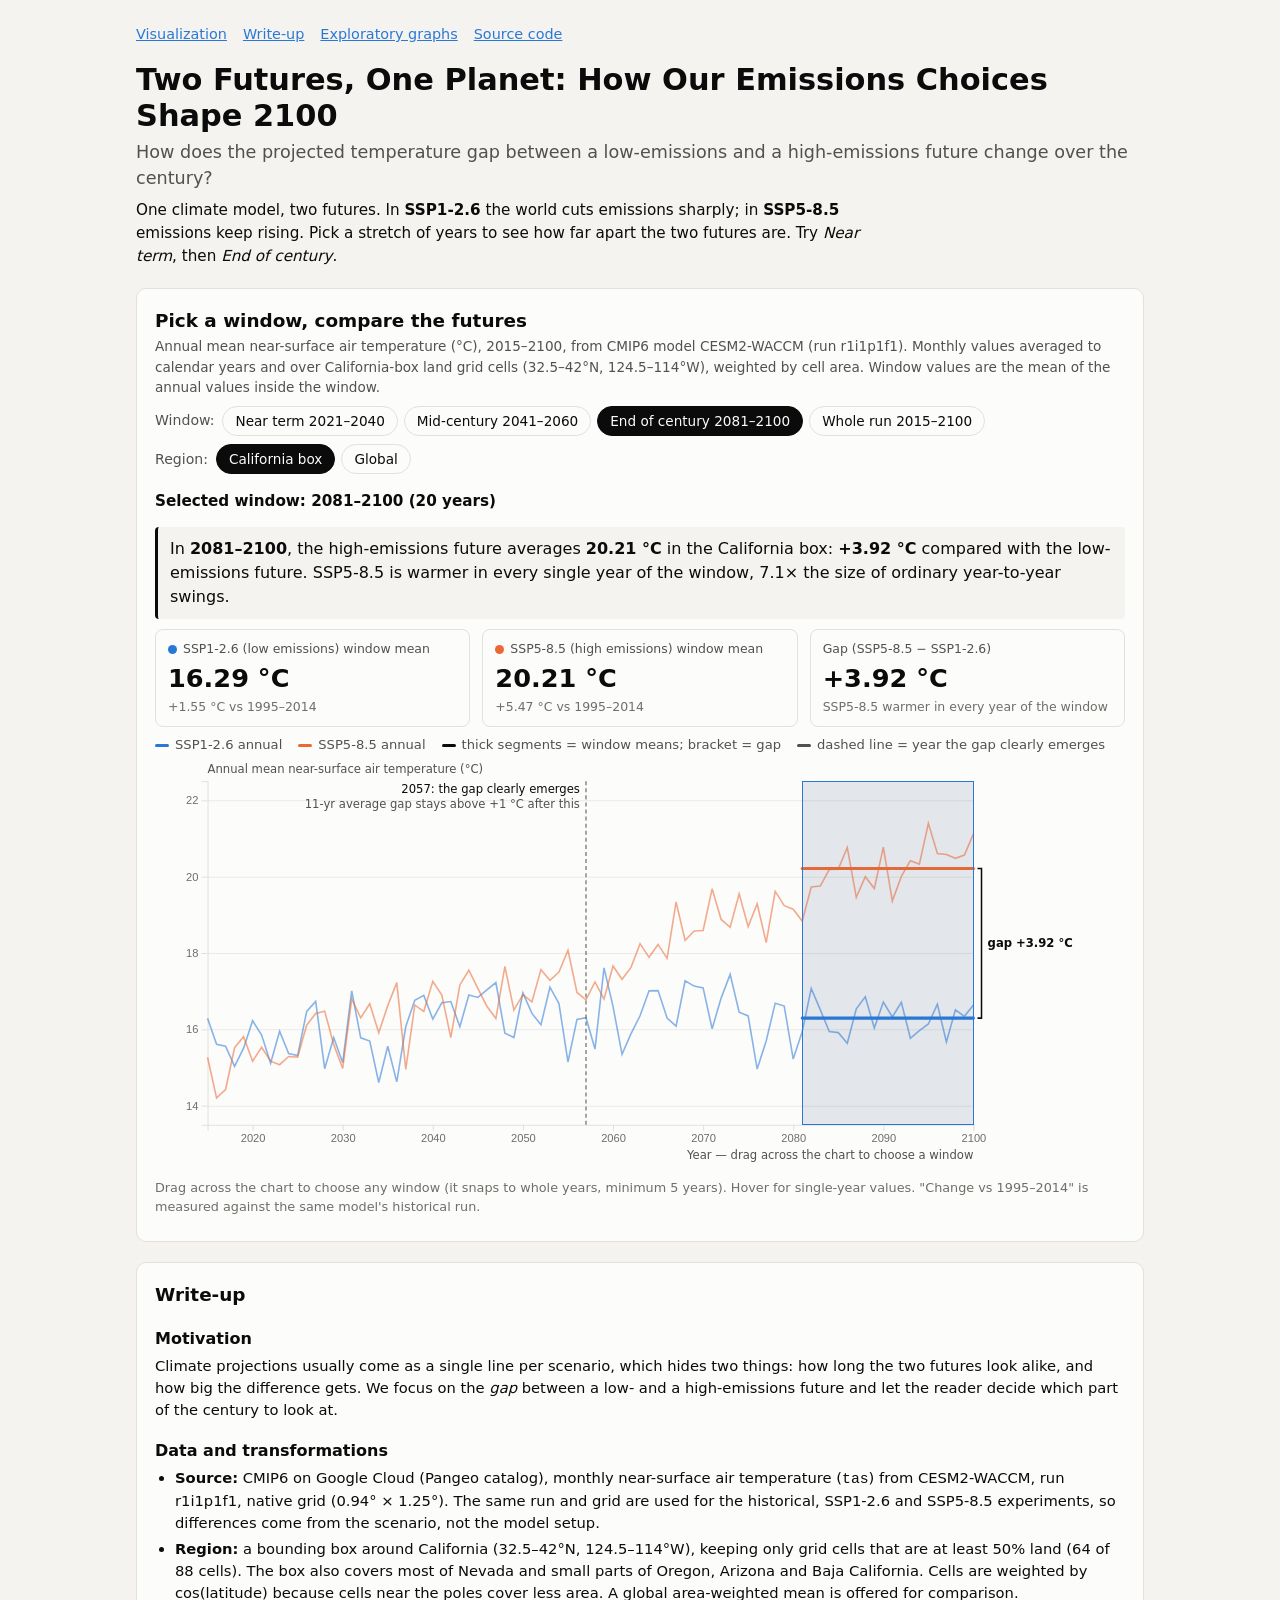
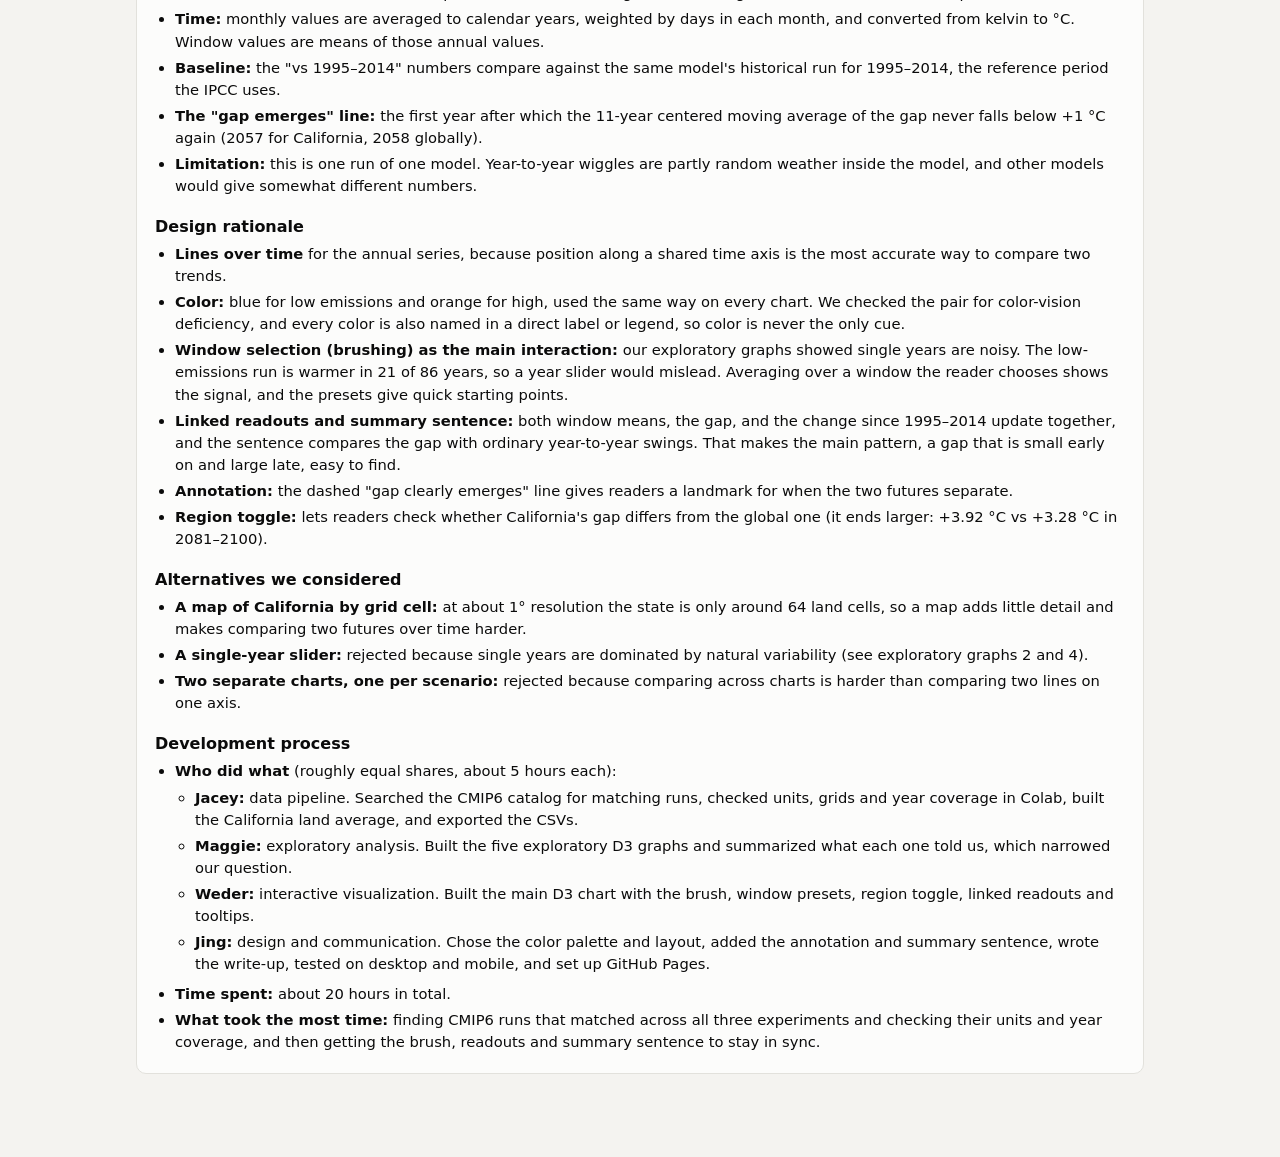
<file: index.html>
<!doctype html>
<html lang="en">
<head>
  <meta charset="utf-8">
  <meta name="viewport" content="width=device-width, initial-scale=1">
  <title>Two Futures, One Planet</title>
  <link rel="stylesheet" href="css/style.css">
</head>
<body>
<main>
  <nav class="top"><a href="#viz">Visualization</a><a href="#writeup">Write-up</a><a href="exploration.html">Exploratory graphs</a><a href="https://github.com/jaceyccy/dsc106-project3">Source code</a></nav>
  <header>
    <h1>Two Futures, One Planet: How Our Emissions Choices Shape 2100</h1>
    <p class="question">How does the projected temperature gap between a low-emissions and a high-emissions future change over the century?</p>
    <p class="intro">One climate model, two futures. In <strong>SSP1-2.6</strong> the world cuts emissions sharply; in <strong>SSP5-8.5</strong> emissions keep rising. Pick a stretch of years to see how far apart the two futures are. Try <em>Near term</em>, then <em>End of century</em>.</p>
  </header>

  <section class="card" id="viz">
    <h2>Pick a window, compare the futures</h2>
    <p class="subtitle" id="chart-subtitle">Annual mean near-surface air temperature (°C), 2015–2100, from CMIP6 model CESM2-WACCM (run r1i1p1f1).
      Monthly values averaged to calendar years and over <span id="region-note">California-box land grid cells (32.5–42°N, 124.5–114°W), weighted by cell area</span>.
      Window values are the mean of the annual values inside the window.</p>
    <div class="controls">
      <div class="group"><span class="group-label">Window:</span>
        <button class="chip" data-a="2021" data-b="2040">Near term 2021–2040</button>
        <button class="chip" data-a="2041" data-b="2060">Mid-century 2041–2060</button>
        <button class="chip" data-a="2081" data-b="2100">End of century 2081–2100</button>
        <button class="chip" data-a="2015" data-b="2100">Whole run 2015–2100</button>
      </div>
      <div class="group"><span class="group-label">Region:</span>
        <button class="chip" data-region="ca" aria-pressed="true">California box</button>
        <button class="chip" data-region="glob" aria-pressed="false">Global</button>
      </div>
    </div>
    <p class="window-label">Selected window: <span id="win-label">—</span></p>
    <p class="summary" id="summary" aria-live="polite"></p>
    <div class="readout" aria-live="polite">
      <div class="tile"><div class="k"><i class="dot" style="width:9px;height:9px;border-radius:50%;background:var(--low);display:inline-block"></i>SSP1-2.6 (low emissions) window mean</div><div class="v" id="v-low">—</div><div class="s" id="s-low"></div></div>
      <div class="tile"><div class="k"><i class="dot" style="width:9px;height:9px;border-radius:50%;background:var(--high);display:inline-block"></i>SSP5-8.5 (high emissions) window mean</div><div class="v" id="v-high">—</div><div class="s" id="s-high"></div></div>
      <div class="tile"><div class="k">Gap (SSP5-8.5 − SSP1-2.6)</div><div class="v" id="v-gap">—</div><div class="s" id="s-gap"></div></div>
    </div>
    <div class="legend"><span><i style="background:var(--low)"></i>SSP1-2.6 annual</span><span><i style="background:var(--high)"></i>SSP5-8.5 annual</span><span><i style="background:var(--text-primary)"></i>thick segments = window means; bracket = gap</span><span><i style="background:var(--text-secondary)"></i>dashed line = year the gap clearly emerges</span></div>
    <div class="chart" id="proto"></div>
    <p class="status">Drag across the chart to choose any window (it snaps to whole years, minimum 5 years). Hover for single-year values. "Change vs 1995–2014" is measured against the same model's historical run.</p>
  </section>

  <section class="card writeup" id="writeup">
    <h2>Write-up</h2>

    <h3>Motivation</h3>
    <p>Climate projections usually come as a single line per scenario, which hides two things: how long the two futures look alike, and how big the difference gets. We focus on the <em>gap</em> between a low- and a high-emissions future and let the reader decide which part of the century to look at.</p>

    <h3>Data and transformations</h3>
    <ul>
      <li><strong>Source:</strong> CMIP6 on Google Cloud (Pangeo catalog), monthly near-surface air temperature (<code>tas</code>) from CESM2-WACCM, run r1i1p1f1, native grid (0.94° × 1.25°). The same run and grid are used for the historical, SSP1-2.6 and SSP5-8.5 experiments, so differences come from the scenario, not the model setup.</li>
      <li><strong>Region:</strong> a bounding box around California (32.5–42°N, 124.5–114°W), keeping only grid cells that are at least 50% land (64 of 88 cells). The box also covers most of Nevada and small parts of Oregon, Arizona and Baja California. Cells are weighted by cos(latitude) because cells near the poles cover less area. A global area-weighted mean is offered for comparison.</li>
      <li><strong>Time:</strong> monthly values are averaged to calendar years, weighted by days in each month, and converted from kelvin to °C. Window values are means of those annual values.</li>
      <li><strong>Baseline:</strong> the "vs 1995–2014" numbers compare against the same model's historical run for 1995–2014, the reference period the IPCC uses.</li>
      <li><strong>The "gap emerges" line:</strong> the first year after which the 11-year centered moving average of the gap never falls below +1 °C again (2057 for California, 2058 globally).</li>
      <li><strong>Limitation:</strong> this is one run of one model. Year-to-year wiggles are partly random weather inside the model, and other models would give somewhat different numbers.</li>
    </ul>

    <h3>Design rationale</h3>
    <ul>
      <li><strong>Lines over time</strong> for the annual series, because position along a shared time axis is the most accurate way to compare two trends.</li>
      <li><strong>Color:</strong> blue for low emissions and orange for high, used the same way on every chart. We checked the pair for color-vision deficiency, and every color is also named in a direct label or legend, so color is never the only cue.</li>
      <li><strong>Window selection (brushing) as the main interaction:</strong> our exploratory graphs showed single years are noisy. The low-emissions run is warmer in 21 of 86 years, so a year slider would mislead. Averaging over a window the reader chooses shows the signal, and the presets give quick starting points.</li>
      <li><strong>Linked readouts and summary sentence:</strong> both window means, the gap, and the change since 1995–2014 update together, and the sentence compares the gap with ordinary year-to-year swings. That makes the main pattern, a gap that is small early on and large late, easy to find.</li>
      <li><strong>Annotation:</strong> the dashed "gap clearly emerges" line gives readers a landmark for when the two futures separate.</li>
      <li><strong>Region toggle:</strong> lets readers check whether California's gap differs from the global one (it ends larger: +3.92 °C vs +3.28 °C in 2081–2100).</li>
    </ul>

    <h3>Alternatives we considered</h3>
    <ul>
      <li><strong>A map of California by grid cell:</strong> at about 1° resolution the state is only around 64 land cells, so a map adds little detail and makes comparing two futures over time harder.</li>
      <li><strong>A single-year slider:</strong> rejected because single years are dominated by natural variability (see exploratory graphs 2 and 4).</li>
      <li><strong>Two separate charts, one per scenario:</strong> rejected because comparing across charts is harder than comparing two lines on one axis.</li>
    </ul>

    <h3>Development process</h3>
    <ul>
      <li><strong>Who did what</strong> (roughly equal shares, about 5 hours each):
        <ul>
          <li><strong>Jacey:</strong> data pipeline. Searched the CMIP6 catalog for matching runs, checked units, grids and year coverage in Colab, built the California land average, and exported the CSVs.</li>
          <li><strong>Maggie:</strong> exploratory analysis. Built the five exploratory D3 graphs and summarized what each one told us, which narrowed our question.</li>
          <li><strong>Weder:</strong> interactive visualization. Built the main D3 chart with the brush, window presets, region toggle, linked readouts and tooltips.</li>
          <li><strong>Jing:</strong> design and communication. Chose the color palette and layout, added the annotation and summary sentence, wrote the write-up, tested on desktop and mobile, and set up GitHub Pages.</li>
        </ul>
      </li>
      <li><strong>Time spent:</strong> about 20 hours in total.</li>
      <li><strong>What took the most time:</strong> finding CMIP6 runs that matched across all three experiments and checking their units and year coverage, and then getting the brush, readouts and summary sentence to stay in sync.</li>
    </ul>
  </section>
</main>
<script src="lib/d3.v7.min.js"></script>
<script src="js/common.js"></script>
<script src="js/prototype.js"></script>
</body>
</html>
</file>
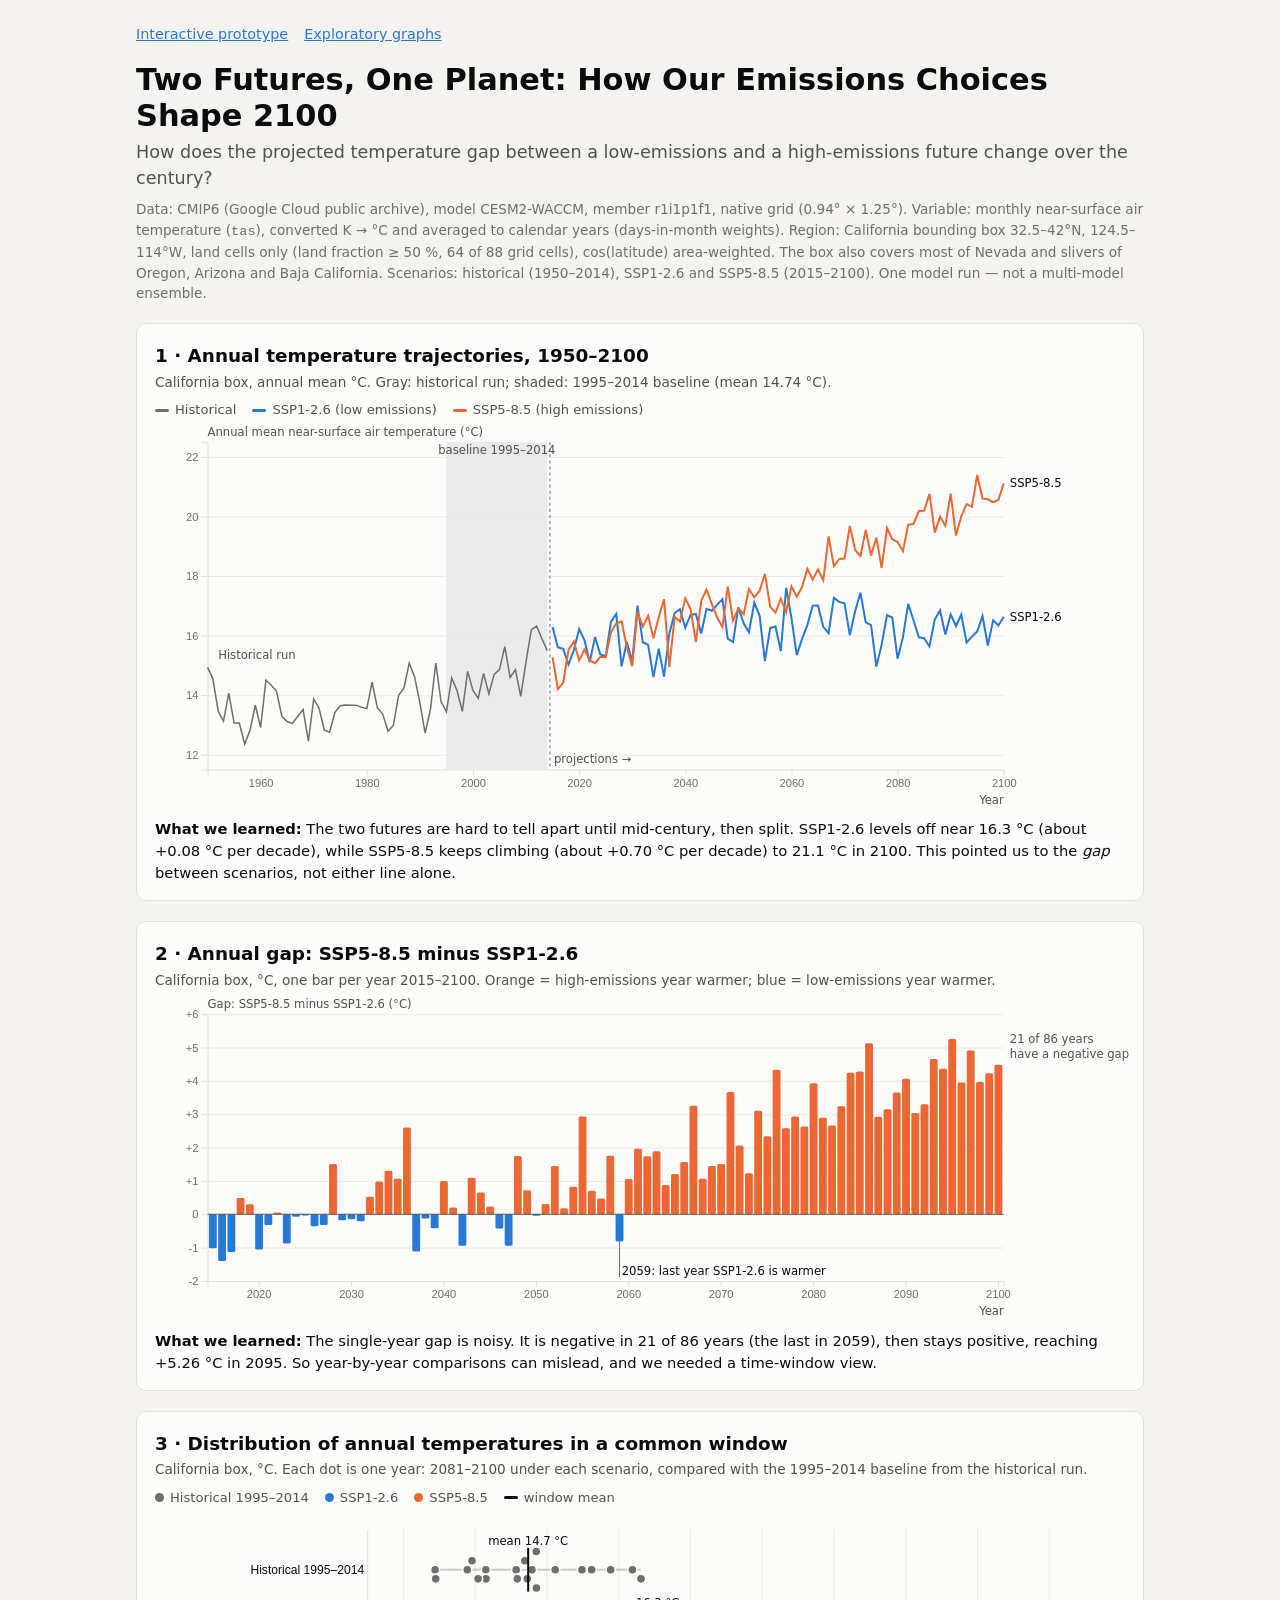
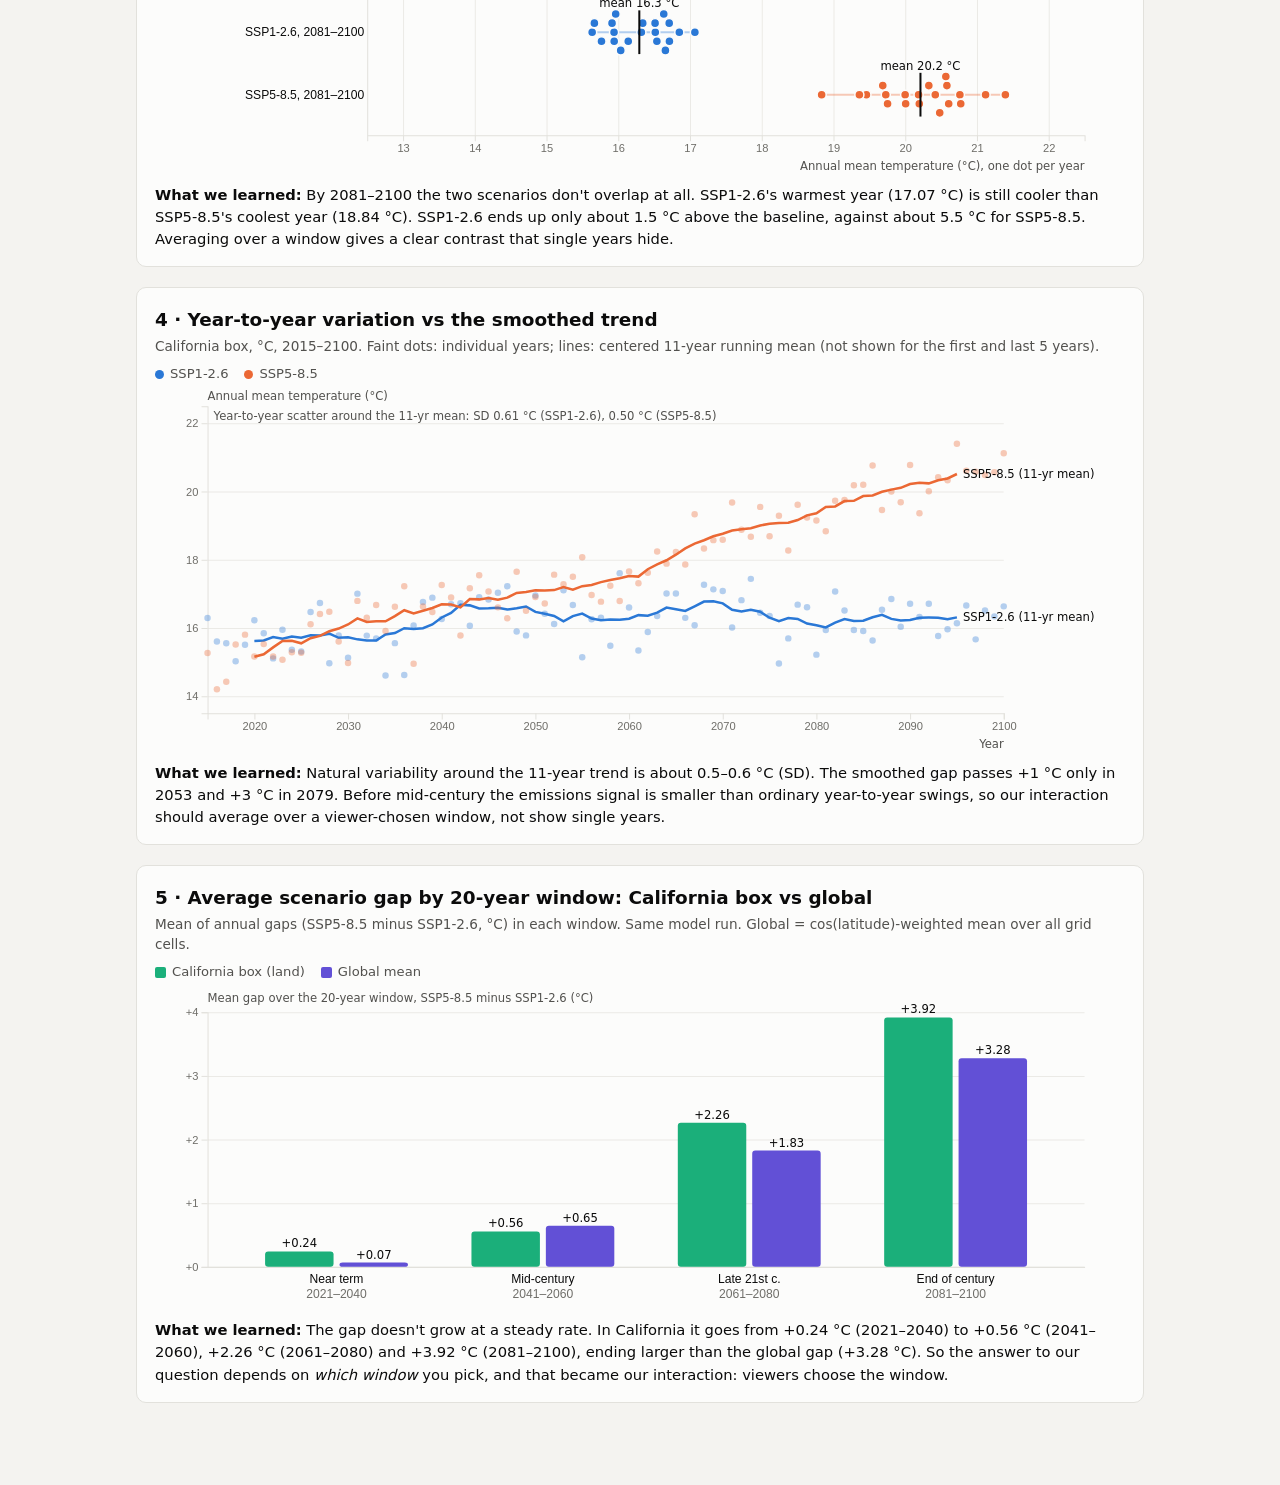
<file: exploration.html>
<!doctype html>
<html lang="en">
<head>
  <meta charset="utf-8">
  <meta name="viewport" content="width=device-width, initial-scale=1">
  <title>Exploratory Graphs — Two Futures, One Planet</title>
  <link rel="stylesheet" href="css/style.css">
</head>
<body>
<main>
  <nav class="top"><a href="index.html">Interactive prototype</a><a href="exploration.html">Exploratory graphs</a></nav>
  <header>
    <h1>Two Futures, One Planet: How Our Emissions Choices Shape 2100</h1>
    <p class="question">How does the projected temperature gap between a low-emissions and a high-emissions future change over the century?</p>
    <p class="data-note">Data: CMIP6 (Google Cloud public archive), model CESM2-WACCM, member r1i1p1f1, native grid (0.94° × 1.25°).
      Variable: monthly near-surface air temperature (<code>tas</code>), converted K → °C and averaged to calendar years (days-in-month weights).
      Region: California bounding box 32.5–42°N, 124.5–114°W, land cells only (land fraction ≥ 50 %, 64 of 88 grid cells), cos(latitude) area-weighted.
      The box also covers most of Nevada and slivers of Oregon, Arizona and Baja California. Scenarios: historical (1950–2014), SSP1-2.6 and SSP5-8.5 (2015–2100). One model run — not a multi-model ensemble.</p>
  </header>

  <section class="card" id="card1">
    <h2>1 · Annual temperature trajectories, 1950–2100</h2>
    <p class="subtitle">California box, annual mean °C. Gray: historical run; shaded: 1995–2014 baseline (mean 14.74 °C).</p>
    <div class="legend"><span><i style="background:var(--hist)"></i>Historical</span><span><i style="background:var(--low)"></i>SSP1-2.6 (low emissions)</span><span><i style="background:var(--high)"></i>SSP5-8.5 (high emissions)</span></div>
    <div class="chart" id="g1"></div>
    <p class="finding"><strong>What we learned:</strong> The two futures are hard to tell apart until mid-century, then split. SSP1-2.6 levels off near 16.3 °C (about +0.08 °C per decade), while SSP5-8.5 keeps climbing (about +0.70 °C per decade) to 21.1 °C in 2100. This pointed us to the <em>gap</em> between scenarios, not either line alone.</p>
  </section>

  <section class="card" id="card2">
    <h2>2 · Annual gap: SSP5-8.5 minus SSP1-2.6</h2>
    <p class="subtitle">California box, °C, one bar per year 2015–2100. Orange = high-emissions year warmer; blue = low-emissions year warmer.</p>
    <div class="chart" id="g2"></div>
    <p class="finding"><strong>What we learned:</strong> The single-year gap is noisy. It is negative in 21 of 86 years (the last in 2059), then stays positive, reaching +5.26 °C in 2095. So year-by-year comparisons can mislead, and we needed a time-window view.</p>
  </section>

  <section class="card" id="card3">
    <h2>3 · Distribution of annual temperatures in a common window</h2>
    <p class="subtitle">California box, °C. Each dot is one year: 2081–2100 under each scenario, compared with the 1995–2014 baseline from the historical run.</p>
    <div class="legend"><span><i class="dot" style="background:var(--hist)"></i>Historical 1995–2014</span><span><i class="dot" style="background:var(--low)"></i>SSP1-2.6</span><span><i class="dot" style="background:var(--high)"></i>SSP5-8.5</span><span><i style="background:var(--text-primary)"></i>window mean</span></div>
    <div class="chart" id="g3"></div>
    <p class="finding"><strong>What we learned:</strong> By 2081–2100 the two scenarios don't overlap at all. SSP1-2.6's warmest year (17.07 °C) is still cooler than SSP5-8.5's coolest year (18.84 °C). SSP1-2.6 ends up only about 1.5 °C above the baseline, against about 5.5 °C for SSP5-8.5. Averaging over a window gives a clear contrast that single years hide.</p>
  </section>

  <section class="card" id="card4">
    <h2>4 · Year-to-year variation vs the smoothed trend</h2>
    <p class="subtitle">California box, °C, 2015–2100. Faint dots: individual years; lines: centered 11-year running mean (not shown for the first and last 5 years).</p>
    <div class="legend"><span><i class="dot" style="background:var(--low)"></i>SSP1-2.6</span><span><i class="dot" style="background:var(--high)"></i>SSP5-8.5</span></div>
    <div class="chart" id="g4"></div>
    <p class="finding"><strong>What we learned:</strong> Natural variability around the 11-year trend is about 0.5–0.6 °C (SD). The smoothed gap passes +1 °C only in 2053 and +3 °C in 2079. Before mid-century the emissions signal is smaller than ordinary year-to-year swings, so our interaction should average over a viewer-chosen window, not show single years.</p>
  </section>

  <section class="card" id="card5">
    <h2>5 · Average scenario gap by 20-year window: California box vs global</h2>
    <p class="subtitle">Mean of annual gaps (SSP5-8.5 minus SSP1-2.6, °C) in each window. Same model run. Global = cos(latitude)-weighted mean over all grid cells.</p>
    <div class="legend"><span><i class="sq" style="background:var(--reg-ca)"></i>California box (land)</span><span><i class="sq" style="background:var(--reg-glob)"></i>Global mean</span></div>
    <div class="chart" id="g5"></div>
    <p class="finding"><strong>What we learned:</strong> The gap doesn't grow at a steady rate. In California it goes from +0.24 °C (2021–2040) to +0.56 °C (2041–2060), +2.26 °C (2061–2080) and +3.92 °C (2081–2100), ending larger than the global gap (+3.28 °C). So the answer to our question depends on <em>which window</em> you pick, and that became our interaction: viewers choose the window.</p>
  </section>
</main>
<script src="lib/d3.v7.min.js"></script>
<script src="js/common.js"></script>
<script src="js/exploration.js"></script>
</body>
</html>
</file>
<file: css/style.css>
/* Two Futures, One Planet — shared styles (DSC 106 Project 3) */
:root {
  color-scheme: light;
  --surface-0: #f4f3f0;
  --surface-1: #fcfcfb;
  --border: #e2e1dc;
  --grid: #ebeae6;
  --text-primary: #0b0b0b;
  --text-secondary: #52514e;
  --text-muted: #6f6e69;
  --low: #2a78d6;      /* SSP1-2.6 (categorical slot 1, blue) */
  --high: #eb6834;     /* SSP5-8.5 (categorical slot 2, orange) */
  --hist: #6f6e69;     /* historical run: neutral ink */
  --reg-ca: #1baf7a;   /* California box (slot 3, aqua) — always direct-labelled */
  --reg-glob: #6250d6; /* Global (slot 7, violet) */
  --band: rgba(82, 81, 78, 0.10);
  --brush: rgba(42, 120, 214, 0.12);
}
@media (prefers-color-scheme: dark) {
  :root:not([data-theme="light"]) {
    color-scheme: dark;
    --surface-0: #121211;
    --surface-1: #1a1a19;
    --border: #33332f;
    --grid: #2a2a27;
    --text-primary: #f0efec;
    --text-secondary: #c3c2b7;
    --text-muted: #9c9b93;
    --low: #3987e5;
    --high: #d95926;
    --hist: #9c9b93;
    --reg-ca: #199e70;
    --reg-glob: #9085e9;
    --band: rgba(195, 194, 183, 0.10);
    --brush: rgba(57, 135, 229, 0.18);
  }
}
:root[data-theme="dark"] {
  color-scheme: dark;
  --surface-0: #121211; --surface-1: #1a1a19; --border: #33332f; --grid: #2a2a27;
  --text-primary: #f0efec; --text-secondary: #c3c2b7; --text-muted: #9c9b93;
  --low: #3987e5; --high: #d95926; --hist: #9c9b93; --reg-ca: #199e70; --reg-glob: #9085e9;
  --band: rgba(195, 194, 183, 0.10); --brush: rgba(57, 135, 229, 0.18);
}

* { box-sizing: border-box; }
body {
  margin: 0;
  overflow-x: hidden;
  background: var(--surface-0);
  color: var(--text-primary);
  font: 15px/1.5 system-ui, -apple-system, "Segoe UI", Roboto, sans-serif;
}
main { max-width: 1040px; margin: 0 auto; padding: 24px 16px 64px; }
header h1 { font-size: 1.9rem; line-height: 1.2; margin: 0 0 4px; }
header .question { font-size: 1.1rem; color: var(--text-secondary); margin: 0 0 8px; }
header .data-note { font-size: 0.85rem; color: var(--text-muted); margin: 0; }
nav.top { display: flex; gap: 16px; font-size: 0.9rem; margin-bottom: 16px; flex-wrap: wrap; }
nav.top a { color: var(--low); }

.card {
  background: var(--surface-1);
  border: 1px solid var(--border);
  border-radius: 10px;
  padding: 18px 18px 12px;
  margin: 20px 0;
}
.card h2 { font-size: 1.15rem; margin: 0 0 2px; }
.card .subtitle { font-size: 0.85rem; color: var(--text-secondary); margin: 0 0 8px; }
.card .finding { font-size: 0.92rem; margin: 8px 0 4px; }
.card .finding strong { font-weight: 600; }
.chart { width: 100%; position: relative; }
.chart svg { display: block; width: 100%; height: auto; overflow: visible; }

.legend { display: flex; gap: 16px; flex-wrap: wrap; font-size: 0.82rem; color: var(--text-secondary); margin: 4px 0 6px; }
.legend span { display: inline-flex; align-items: center; gap: 6px; }
.legend i { width: 14px; height: 3px; border-radius: 2px; display: inline-block; }
.legend i.dot { width: 9px; height: 9px; border-radius: 50%; }
.legend i.sq { width: 11px; height: 11px; border-radius: 2px; }

.axis text { fill: var(--text-muted); font-size: 11px; }
.axis path, .axis line { stroke: var(--border); }
.grid line { stroke: var(--grid); }
.grid path { display: none; }
.axis-title { fill: var(--text-secondary); font-size: 11.5px; }
.label { font-size: 11.5px; fill: var(--text-primary); }
.label.muted { fill: var(--text-secondary); }

.tooltip {
  position: absolute; pointer-events: none; z-index: 10;
  background: var(--surface-1); color: var(--text-primary);
  border: 1px solid var(--border); border-radius: 8px;
  box-shadow: 0 4px 14px rgba(0,0,0,0.12);
  padding: 8px 10px; font-size: 12px; line-height: 1.45;
  opacity: 0; transition: opacity 80ms; white-space: nowrap;
}
.tooltip .tt-row { display: flex; gap: 8px; align-items: center; justify-content: space-between; }
.tooltip .sw { width: 9px; height: 9px; border-radius: 50%; display: inline-block; margin-right: 4px; }
.tooltip b { font-weight: 600; }

details.table-view { font-size: 0.82rem; color: var(--text-secondary); margin-top: 6px; }
details.table-view table { border-collapse: collapse; margin-top: 6px; }
details.table-view td, details.table-view th { padding: 2px 10px 2px 0; text-align: right; }
details.table-view th { color: var(--text-primary); font-weight: 600; }

footer { font-size: 0.8rem; color: var(--text-muted); margin-top: 32px; }

/* Prototype controls */
.controls { display: flex; flex-wrap: wrap; gap: 8px 16px; align-items: center; margin: 6px 0 10px; font-size: 0.88rem; }
.controls .group { display: flex; gap: 6px; align-items: center; flex-wrap: wrap; }
.controls .group-label { color: var(--text-secondary); margin-right: 2px; }
button.chip {
  font: inherit; font-size: 0.85rem; cursor: pointer;
  border: 1px solid var(--border); background: var(--surface-1); color: var(--text-primary);
  border-radius: 999px; padding: 4px 12px; min-height: 30px;
}
button.chip[aria-pressed="true"] { background: var(--text-primary); color: var(--surface-1); border-color: var(--text-primary); }
button.chip:focus-visible { outline: 2px solid var(--low); outline-offset: 2px; }
.readout { display: grid; grid-template-columns: repeat(3, minmax(0, 1fr)); gap: 12px; margin: 4px 0 8px; }
.readout .tile { border: 1px solid var(--border); border-radius: 8px; padding: 10px 12px; }
.readout .tile .k { font-size: 0.78rem; color: var(--text-secondary); display: flex; align-items: center; gap: 6px; }
.readout .tile .v { font-size: 1.6rem; font-weight: 600; font-variant-numeric: tabular-nums; }
.readout .tile .s { font-size: 0.78rem; color: var(--text-muted); }
.brush .selection { fill: var(--brush); stroke: var(--low); stroke-width: 1; }
.brush .handle { fill: transparent; }
.window-label { font-size: 0.95rem; font-weight: 600; }
.status { font-size: 0.8rem; color: var(--text-muted); }
@media (max-width: 640px) {
  .readout { grid-template-columns: 1fr; }
  header h1 { font-size: 1.45rem; }
}

/* Final-version additions */
header .intro { font-size: 0.95rem; margin: 0 0 8px; max-width: 760px; }
.summary { font-size: 1rem; margin: 2px 0 10px; padding: 10px 12px; border-left: 3px solid var(--text-primary); background: var(--surface-0); border-radius: 4px; }
.writeup h3 { font-size: 1rem; margin: 18px 0 4px; }
.writeup ul { margin: 4px 0 8px; padding-left: 20px; }
.writeup li, .writeup p { font-size: 0.92rem; margin: 4px 0; }
.note-to-team { color: var(--high); }
.brush .selection { pointer-events: none; } /* lets a new drag start anywhere, even inside the current window */
code { overflow-wrap: anywhere; word-break: break-word; }
.chart svg { user-select: none; -webkit-user-select: none; }
</file>
